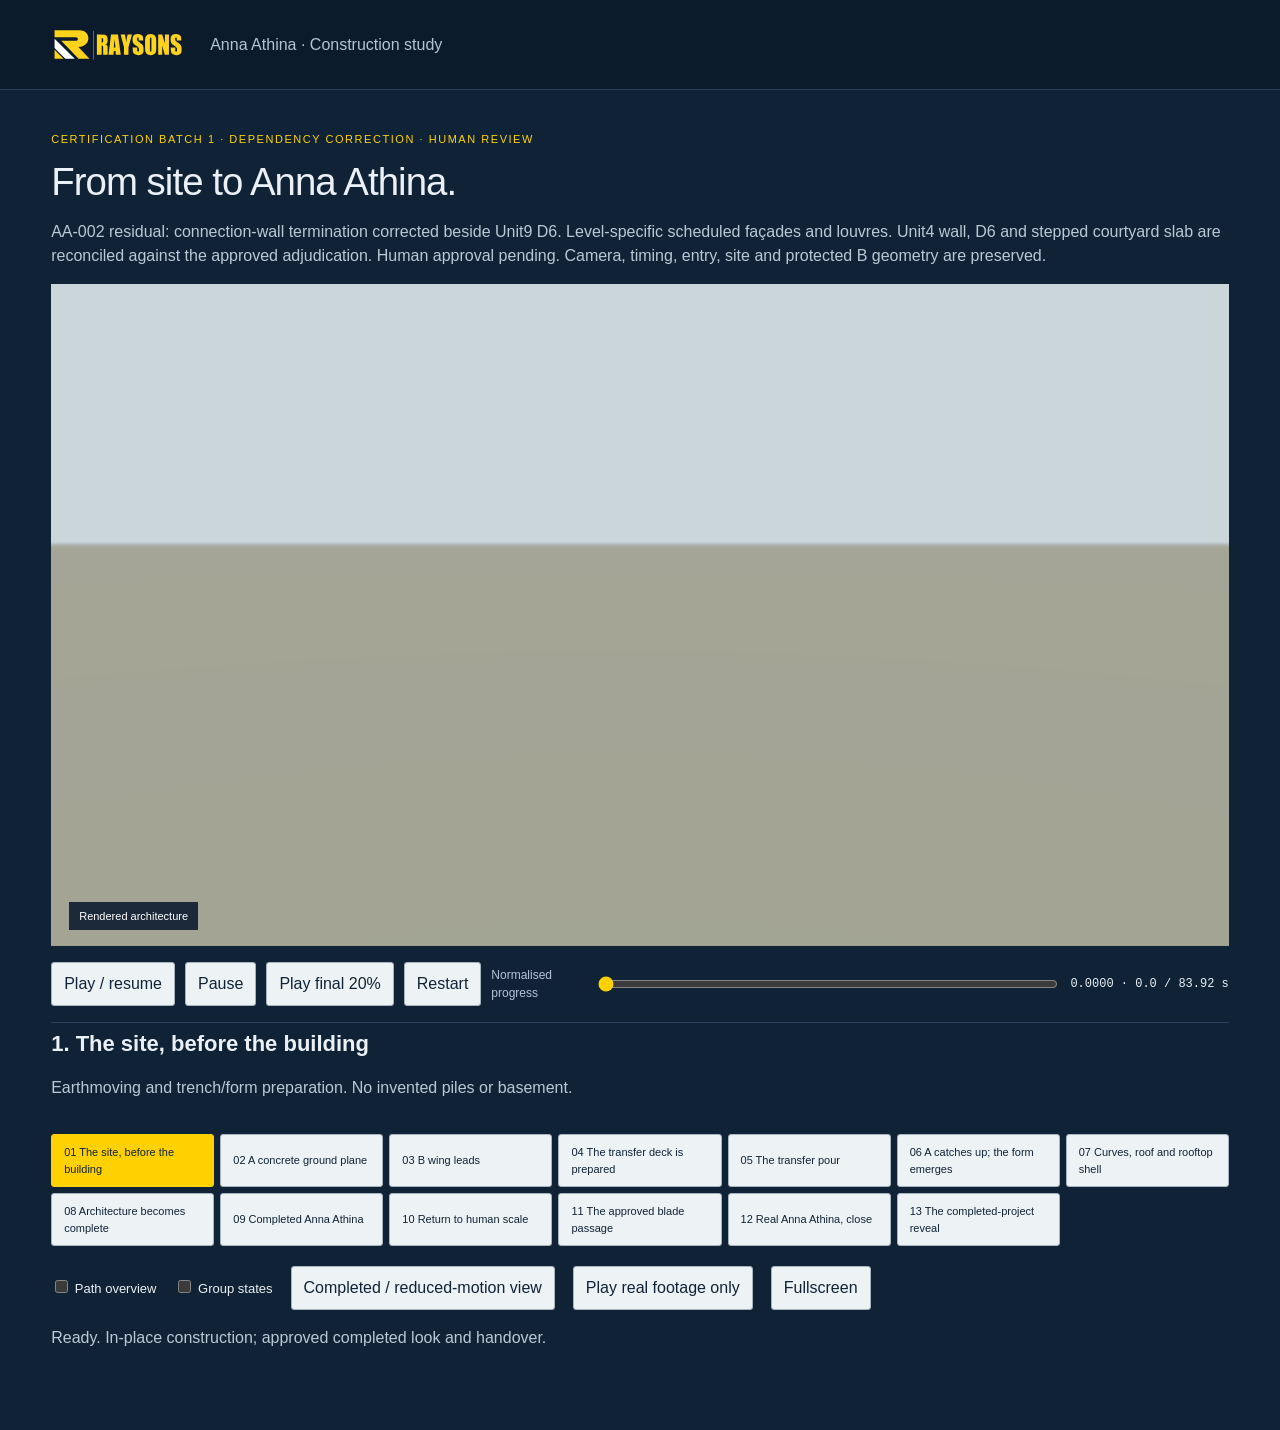
<file: index.html>
<!doctype html><html lang="en"><head><meta name="robots" content="noindex,nofollow,noarchive"><meta charset="utf-8"><meta name="viewport" content="width=device-width,initial-scale=1"><title>Anna Athina — Certification Batch 1 AA-002 residual review</title><link rel="icon" href="./favicon.svg"><link rel="stylesheet" href="study.css"><link rel="stylesheet" href="previs.css"></head><body>
<header><img src="./logo.svg" alt="Raysons Constructions"><span>Anna Athina · Construction study</span><a href="review.html">Film and comparisons</a></header>
<main><section class="review"><p class="eyebrow">CERTIFICATION BATCH 1 · DEPENDENCY CORRECTION · HUMAN REVIEW</p><h1>From site to Anna Athina.</h1><p>AA-002 residual: connection-wall termination corrected beside Unit9 D6. Level-specific scheduled façades and louvres. Unit4 wall, D6 and stepped courtyard slab are reconciled against the approved adjudication. Human approval pending. Camera, timing, entry, site and protected B geometry are preserved.</p></section><div class="heading"><h1>Anna Athina, in the light.</h1><p>Material and daylight studies · 3 Ferry Road, Ettalong Beach</p></div>
<div id="stage"><canvas id="scene"></canvas><video id="footage" muted playsinline preload="none" poster="./media/source-1018.jpg"></video><img id="fallback" src="./media/source-1018.jpg" alt="Finished Anna Athina façade-side walk"><div id="end-card" hidden><span>RAYSONS CONSTRUCTIONS</span><strong>Anna Athina</strong><p>3 Ferry Road · Ettalong Beach</p><small>Designed, constructed, completed.</small></div><span id="badge">Rendered architecture</span></div>
<section class="review transport" aria-label="Playback controls"><button id="play-previs">Play / resume</button><button id="pause-previs">Pause</button><button onclick="previs.seek(.8).then(()=&gt;previs.play())">Play final 20%</button><button id="restart-previs">Restart</button><label class="scrub">Normalised progress<input id="progress" type="range" min="0" max="1" step=".0001" value="0"></label><output id="readout"></output></section><section class="review"><h2 id="phase-title"></h2><p id="phase-detail"></p><nav id="phases" aria-label="Construction phases"></nav><div class="options"><label><input id="path-debug" type="checkbox"> Path overview</label><label><input id="group-debug" type="checkbox"> Group states</label><button id="completed">Completed / reduced-motion view</button><button id="real-play">Play real footage only</button><button id="full-review">Fullscreen</button></div><p id="previs-status" role="status">Preparing construction study…</p><pre id="groups" hidden></pre></section><div class="transport legacy"><button id="replay">Play sequence</button><button id="pause" disabled>Pause</button><label class="scrub">Timeline<input id="scrub" type="range" min="0" max="9.32" step=".04" value="0"></label><output id="time">0.00 / 9.32 s</output><button id="fullscreen">Fullscreen</button></div>
<div class="selection"><label>Lighting<select id="lighting"><option value="coastal">Coastal daylight · recommended</option><option value="warm">Warm afternoon</option><option value="soft">Soft daylight</option></select></label><label>Architectural view<select id="view"><option value="hero">Hero three-quarter</option><option value="fascia">Curved balcony / fascia</option><option value="glazing">Glazing and façade</option><option value="roof">Roof terrace / pool</option><option value="blade">Approved blade approach</option><option value="final">Last 3D frame / full cover</option><option value="handover">Approved moving handover</option></select></label><label hidden>Real bridge shot<select id="concept"><option value="walk">Façade-side walk · 40.720 s</option></select></label><label>Review quality<select id="quality"><option value="adaptive">Adaptive</option><option value="full">4K diagnostic</option><option value="low">Normal video fallback</option></select></label></div>
<select id="coverage" hidden aria-label="Fixed full cover"><option value="full">Full cover</option></select><select id="shutter" hidden aria-label="No motion blur"><option value="off">Off</option></select>
<section class="description"><h2 id="name"></h2><p id="description"></p><p id="parameters" class="muted"></p></section><p id="status" role="status">Preparing the isolated study…</p>
<p class="muted">Certification Batch 1 — Unit4 registration and slab dependency corrected. Production and frozen baselines remain unchanged.</p>
<p><a href="review.html">Full film and before/after comparisons</a> · </p>
<details><summary>Material evidence and prototype scope</summary><p>Surfmist and Silver Chest finish families, Monument frames and clear balustrades follow A1201/A1202. Digital colours, glazing response and pool appearance remain visual approximations. The approved blade path is unchanged. Local geometry corrections are documented in the cleanup report.</p><p>Glazing divisions are a lightweight material approximation on the existing simplified opening envelopes. There are no modelled interiors, added neighbourhood or water simulation.</p><p></p></details>
</main><script type="module" src="previs.js"></script></body></html>
</file>
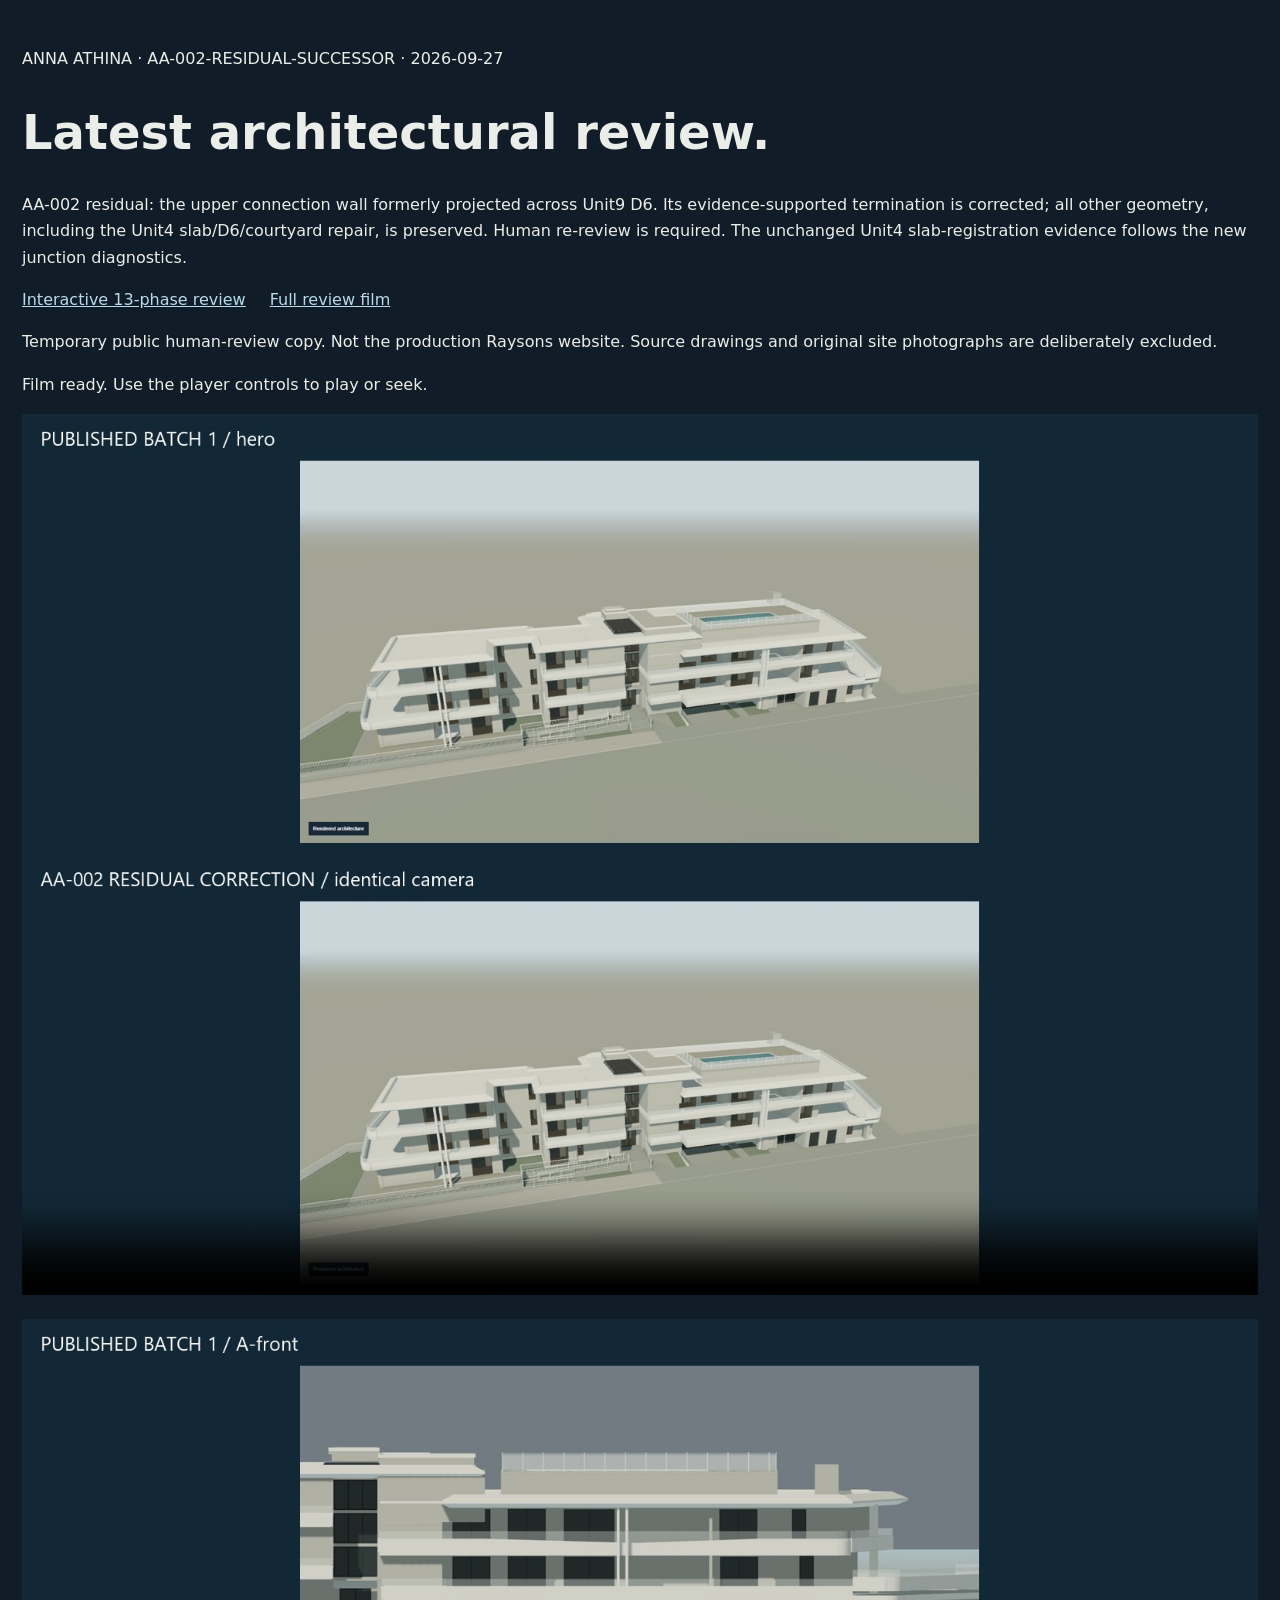
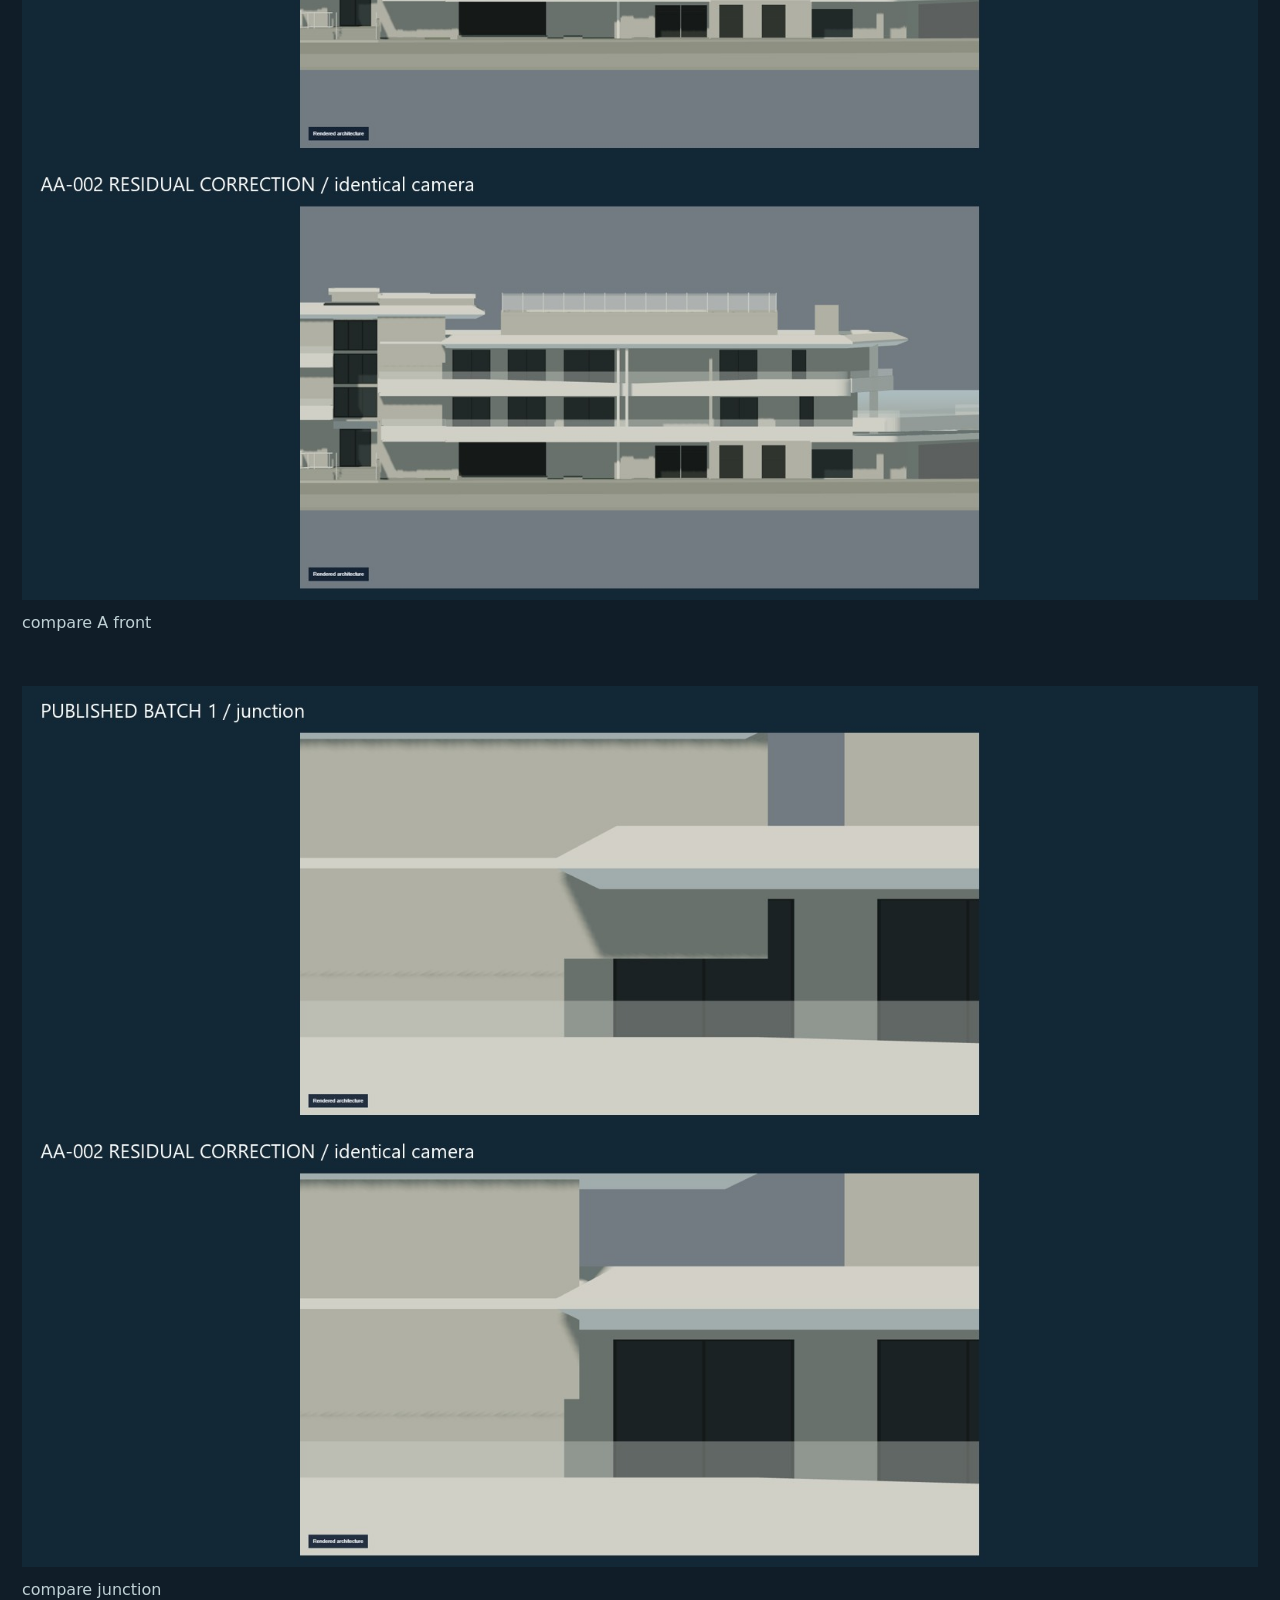
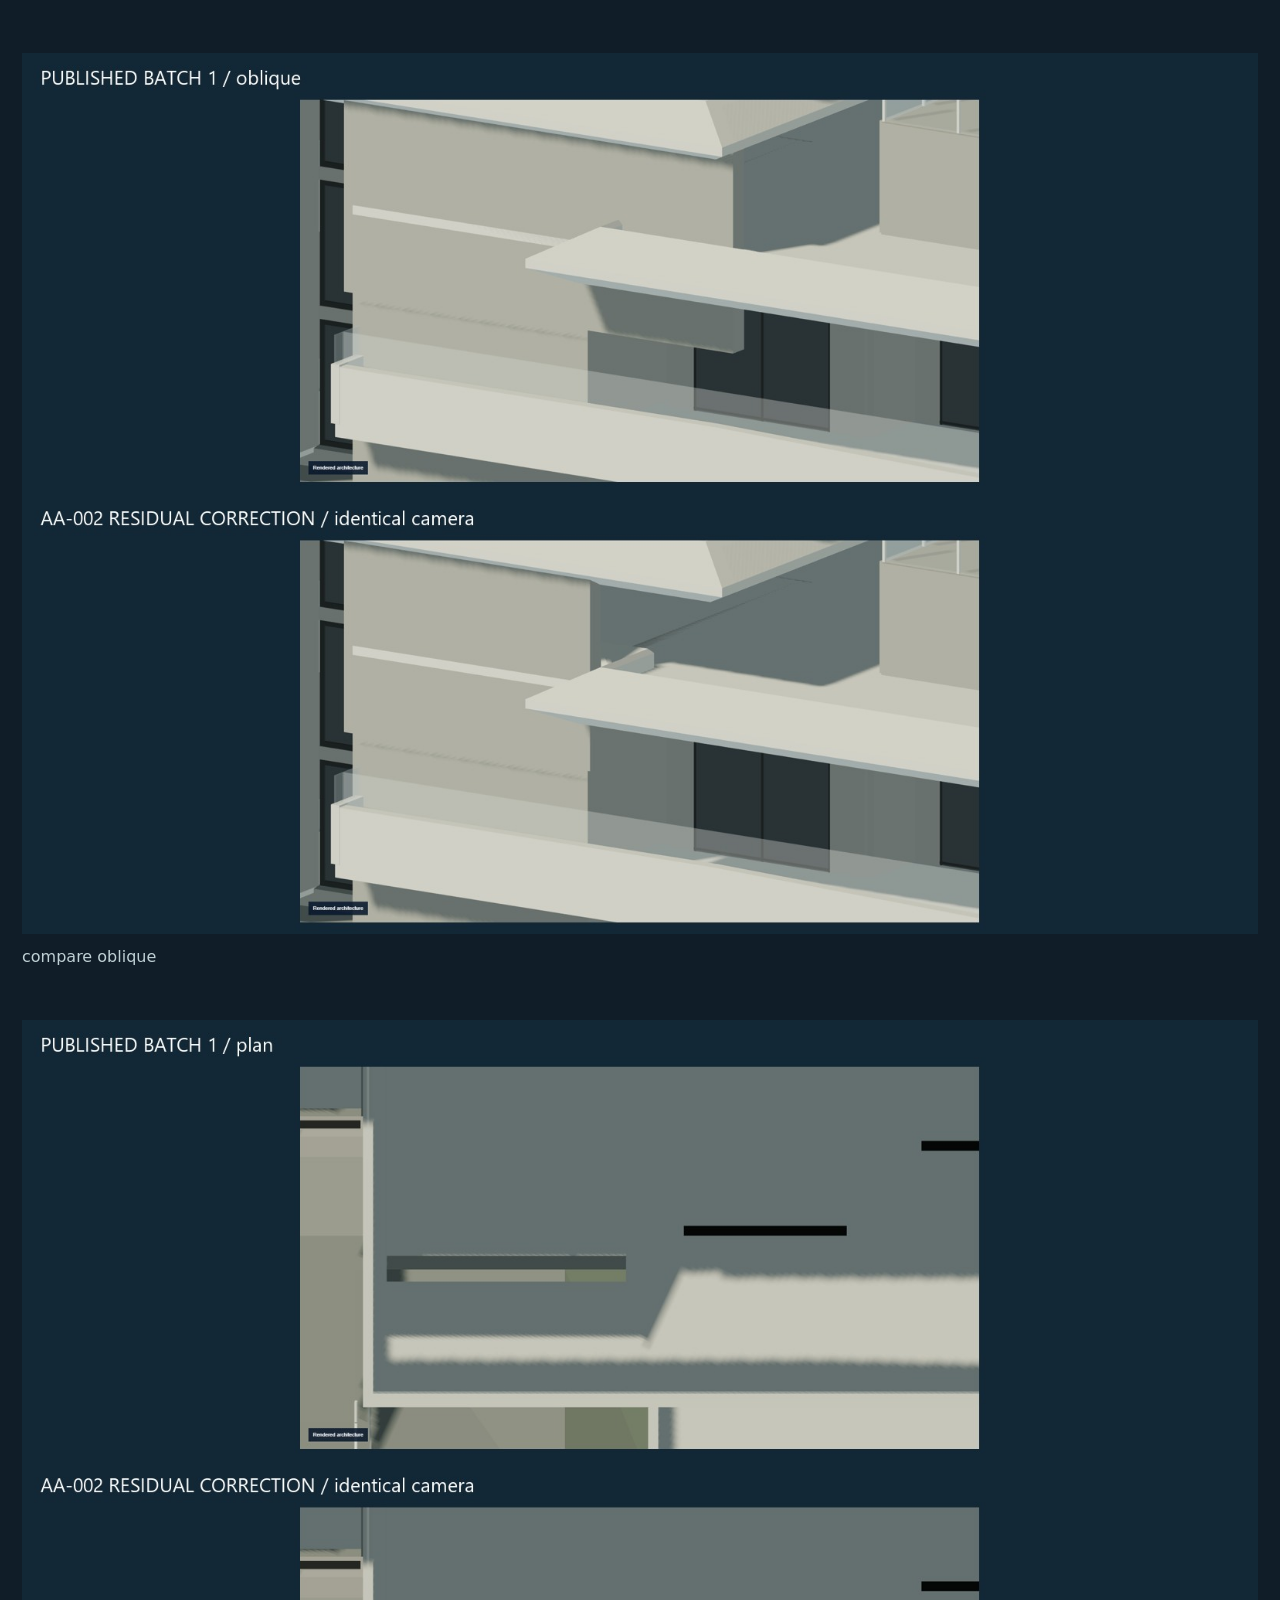
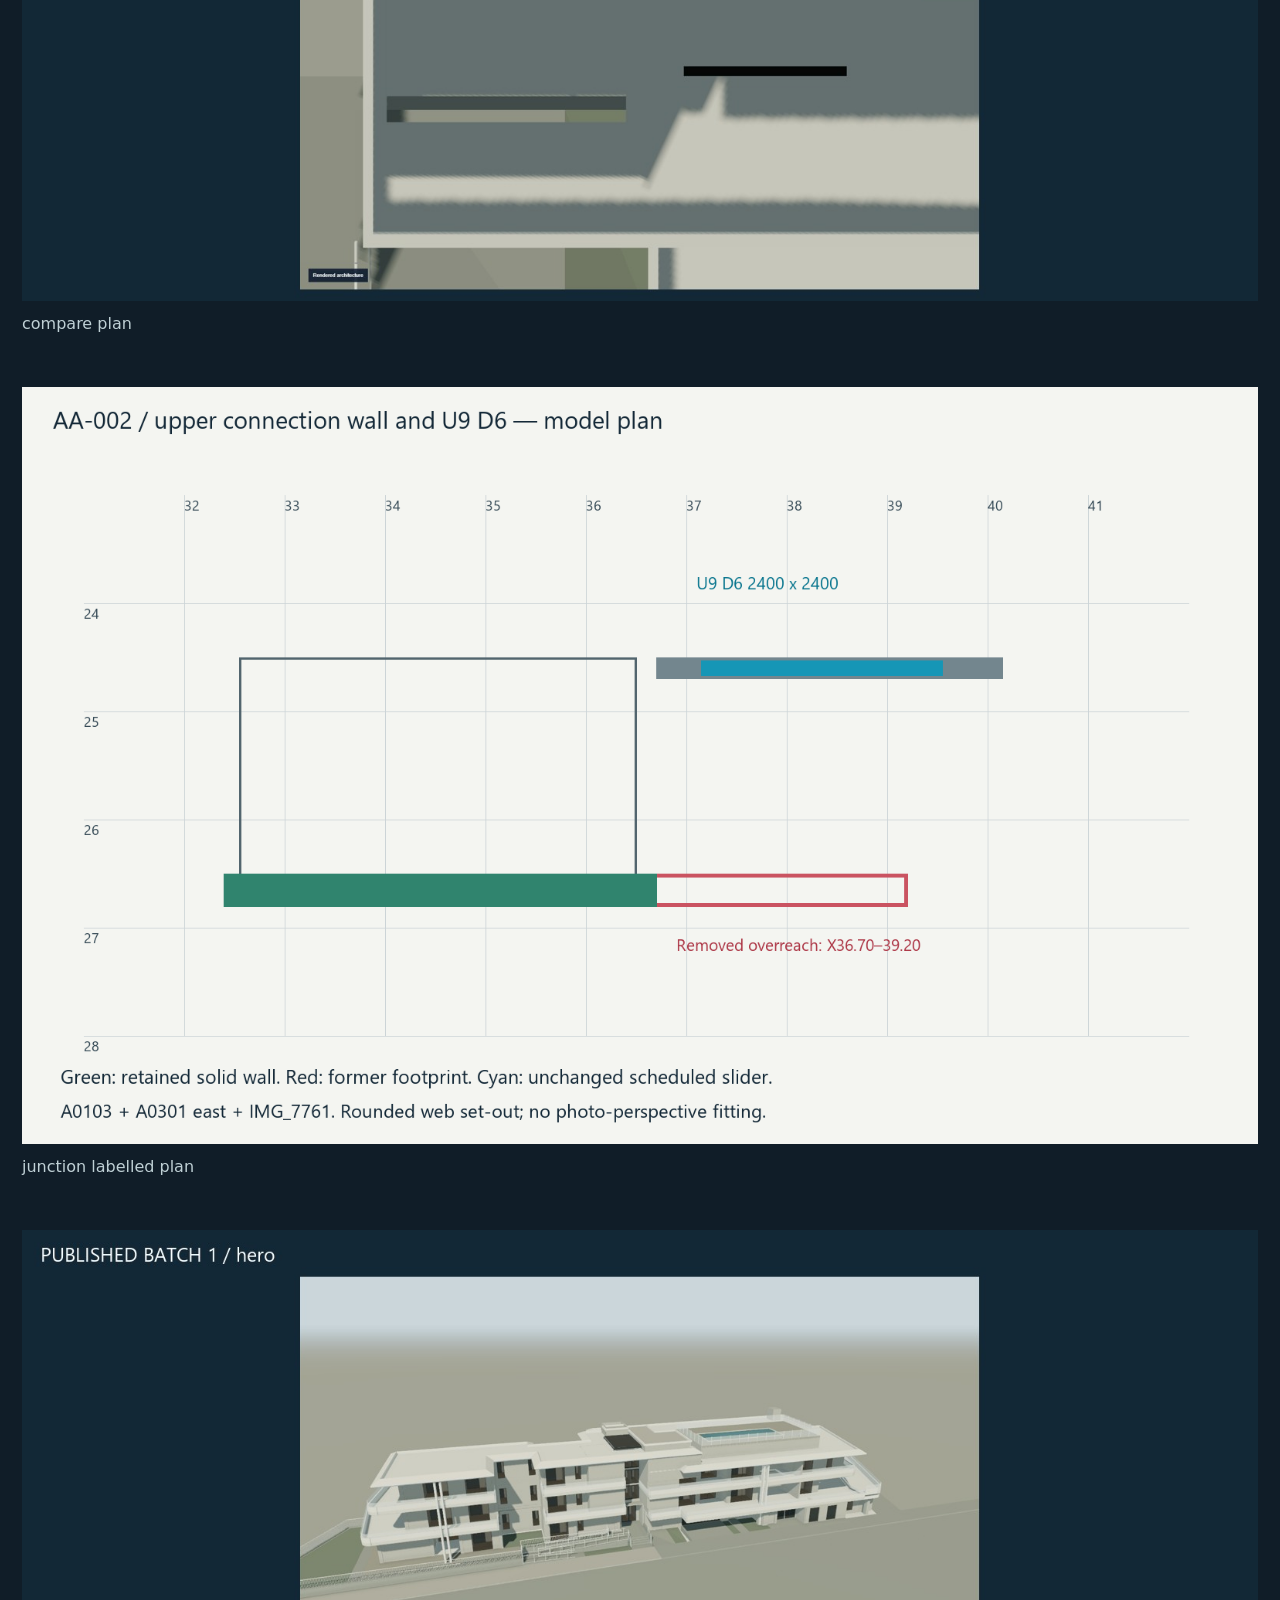
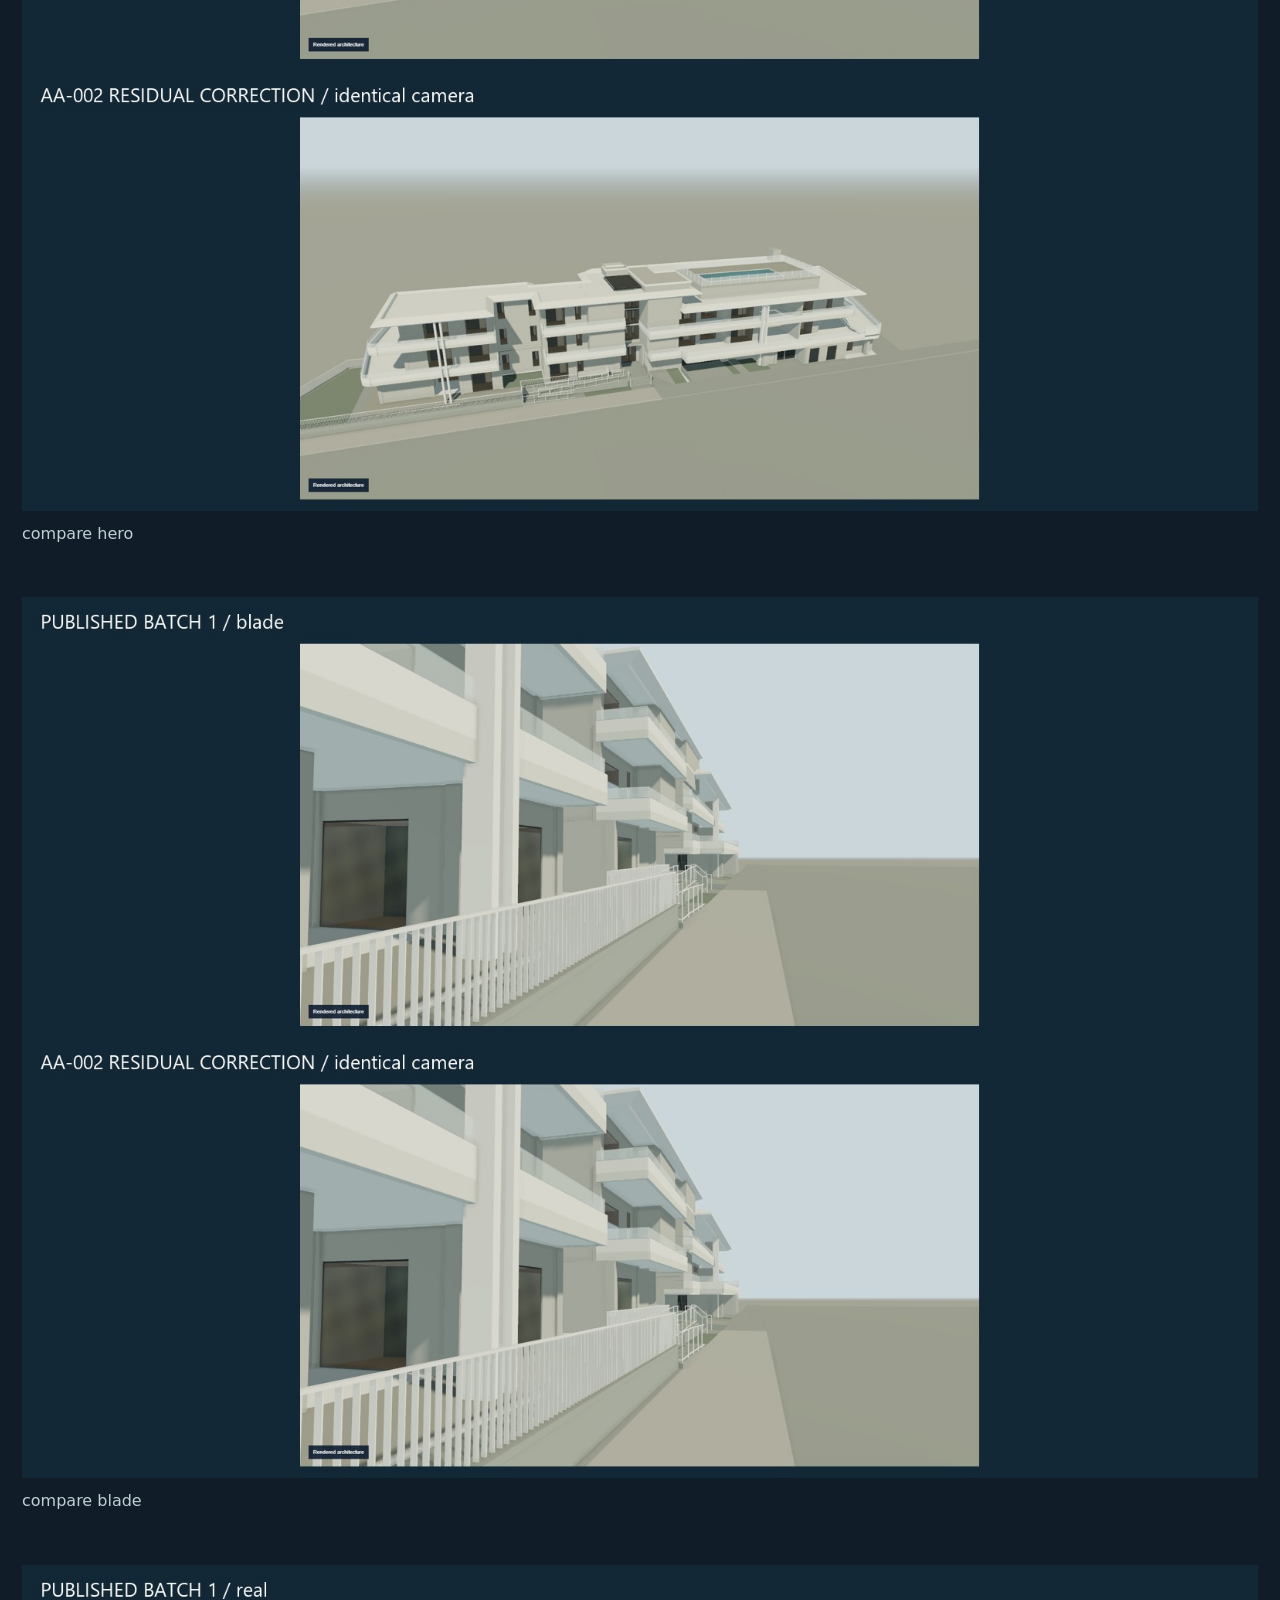
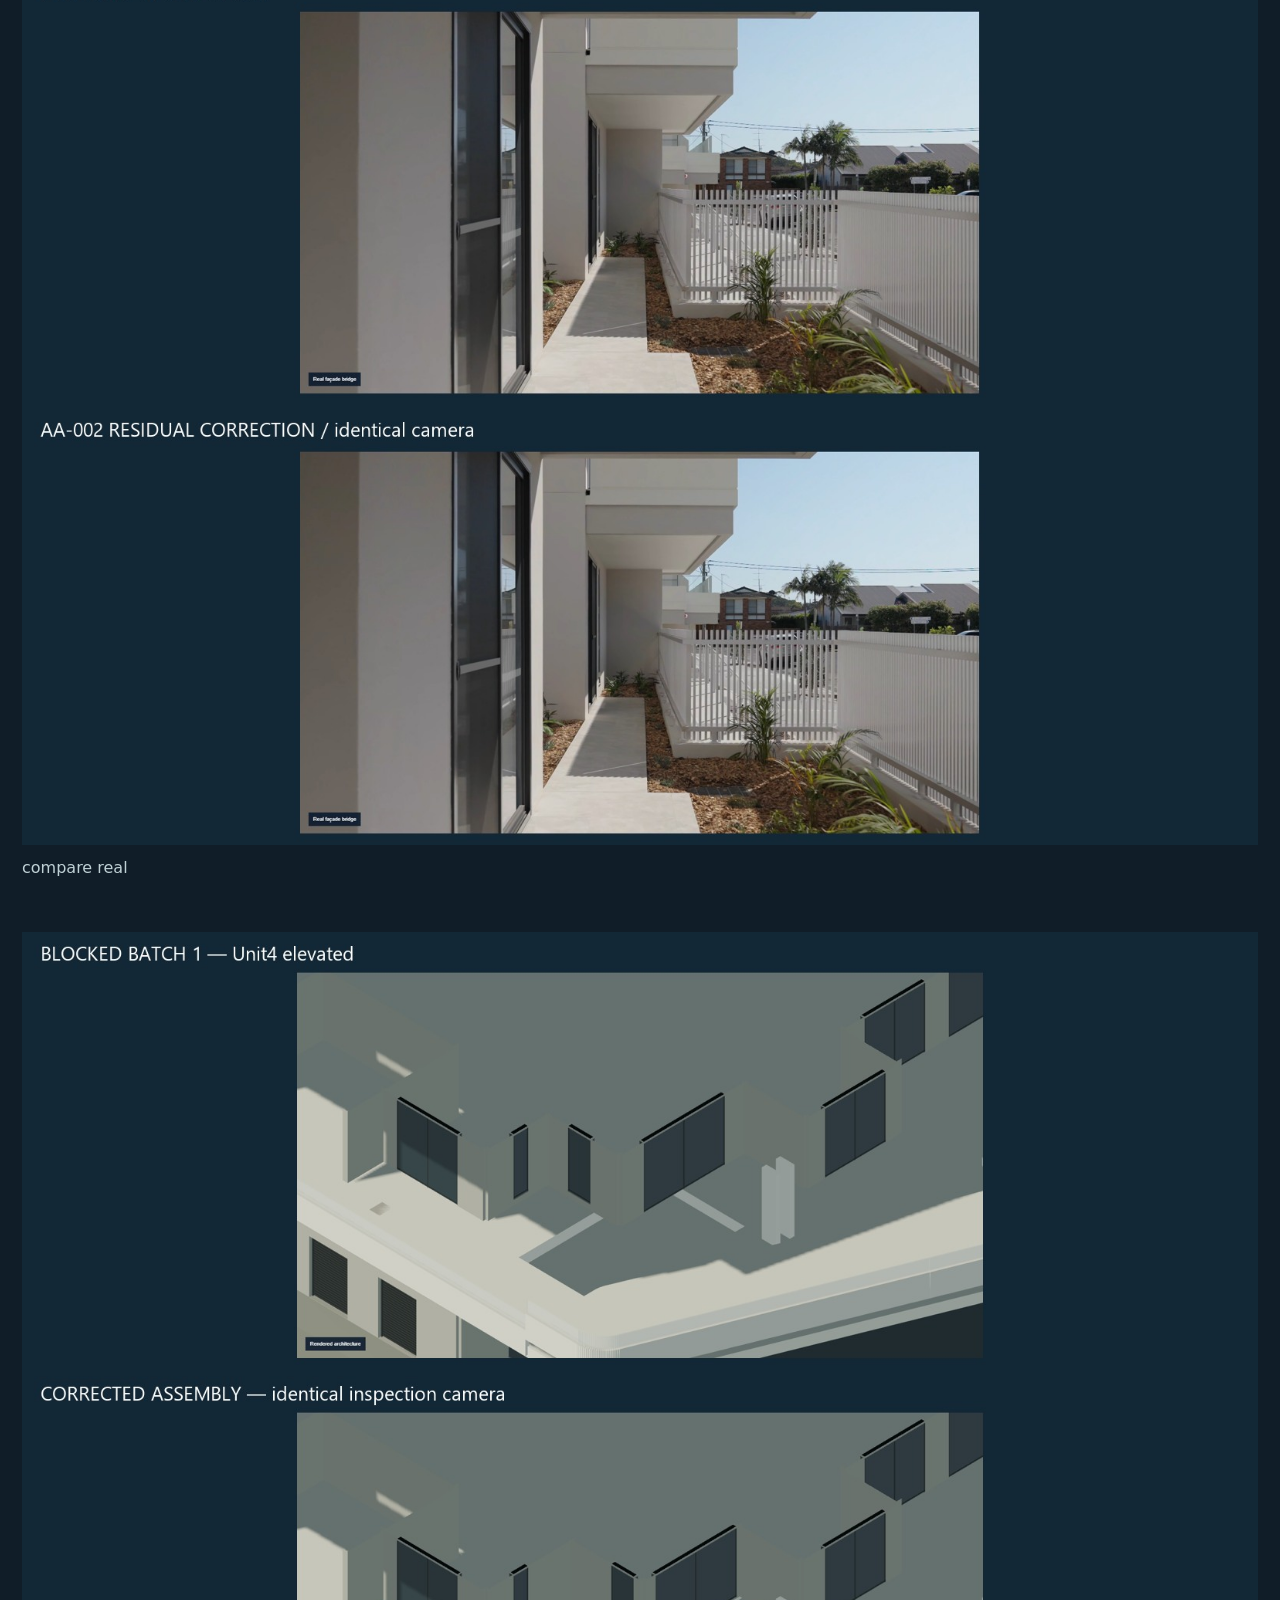
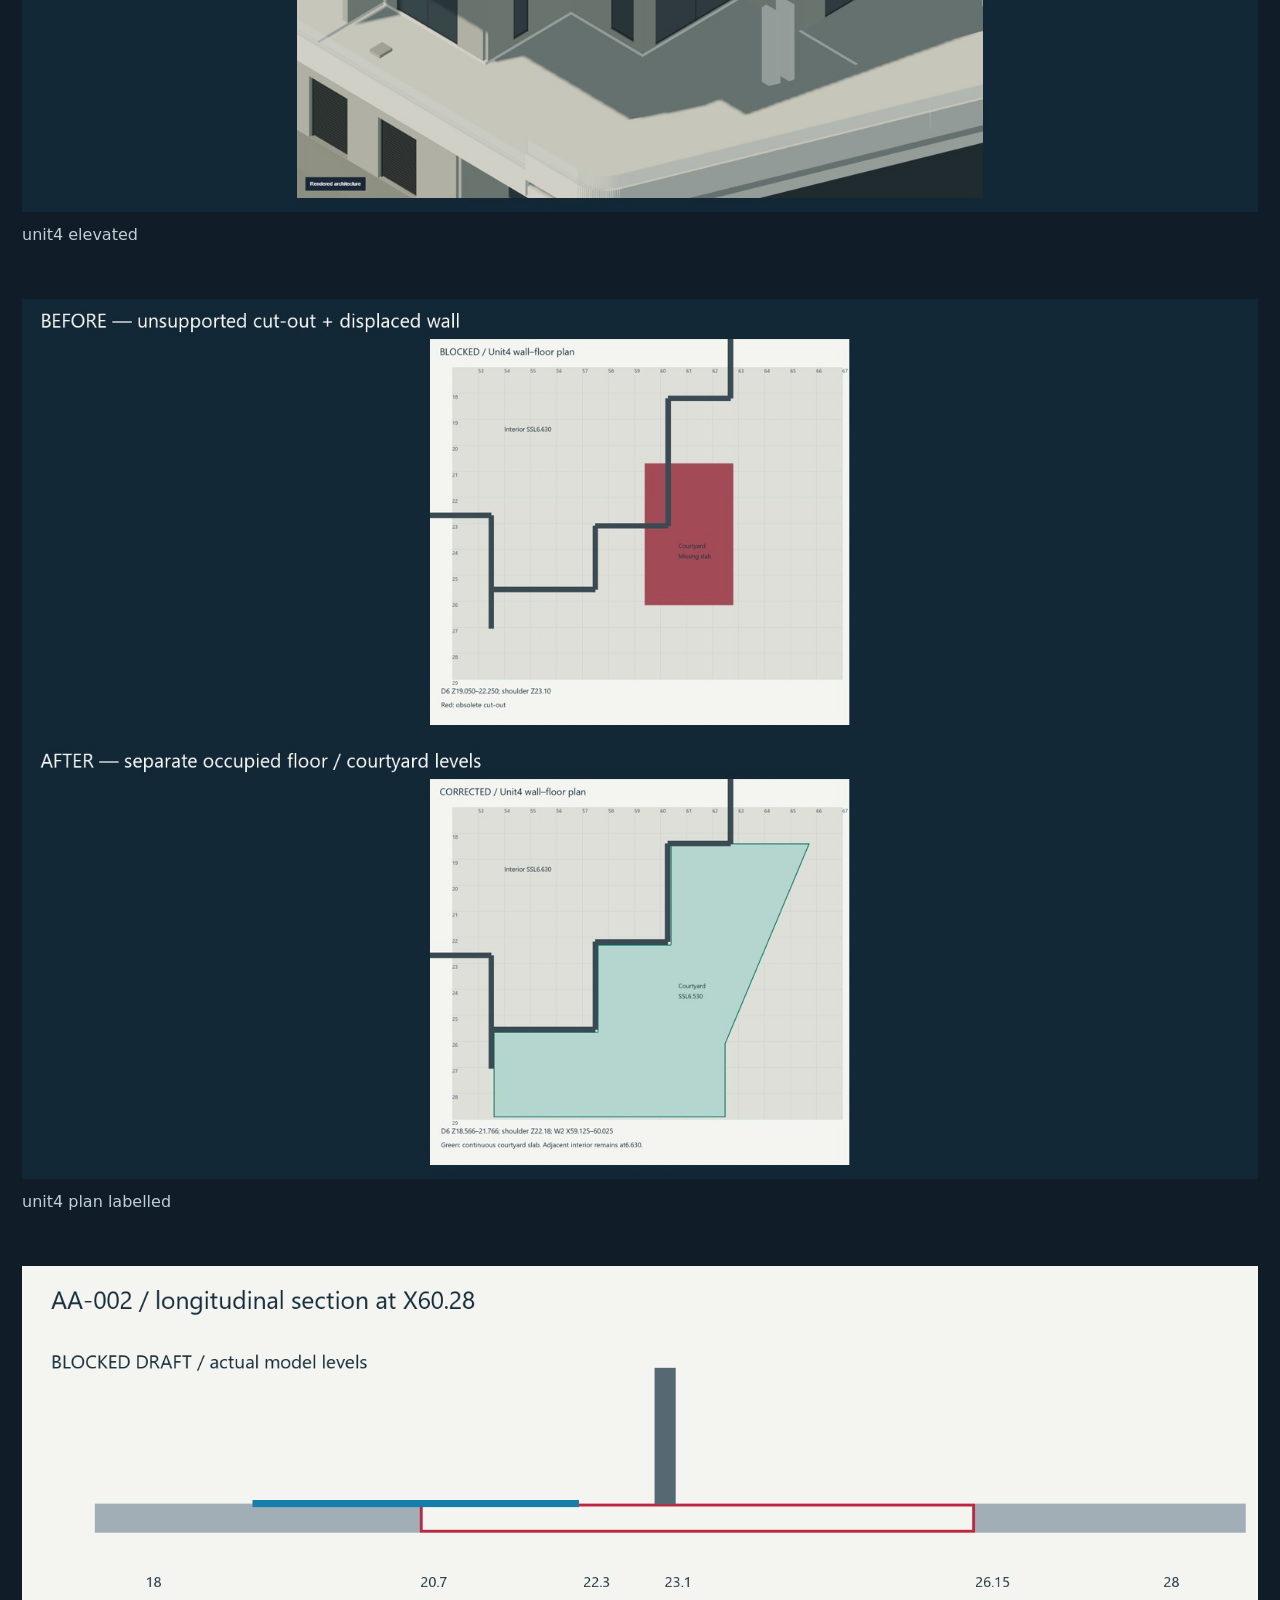
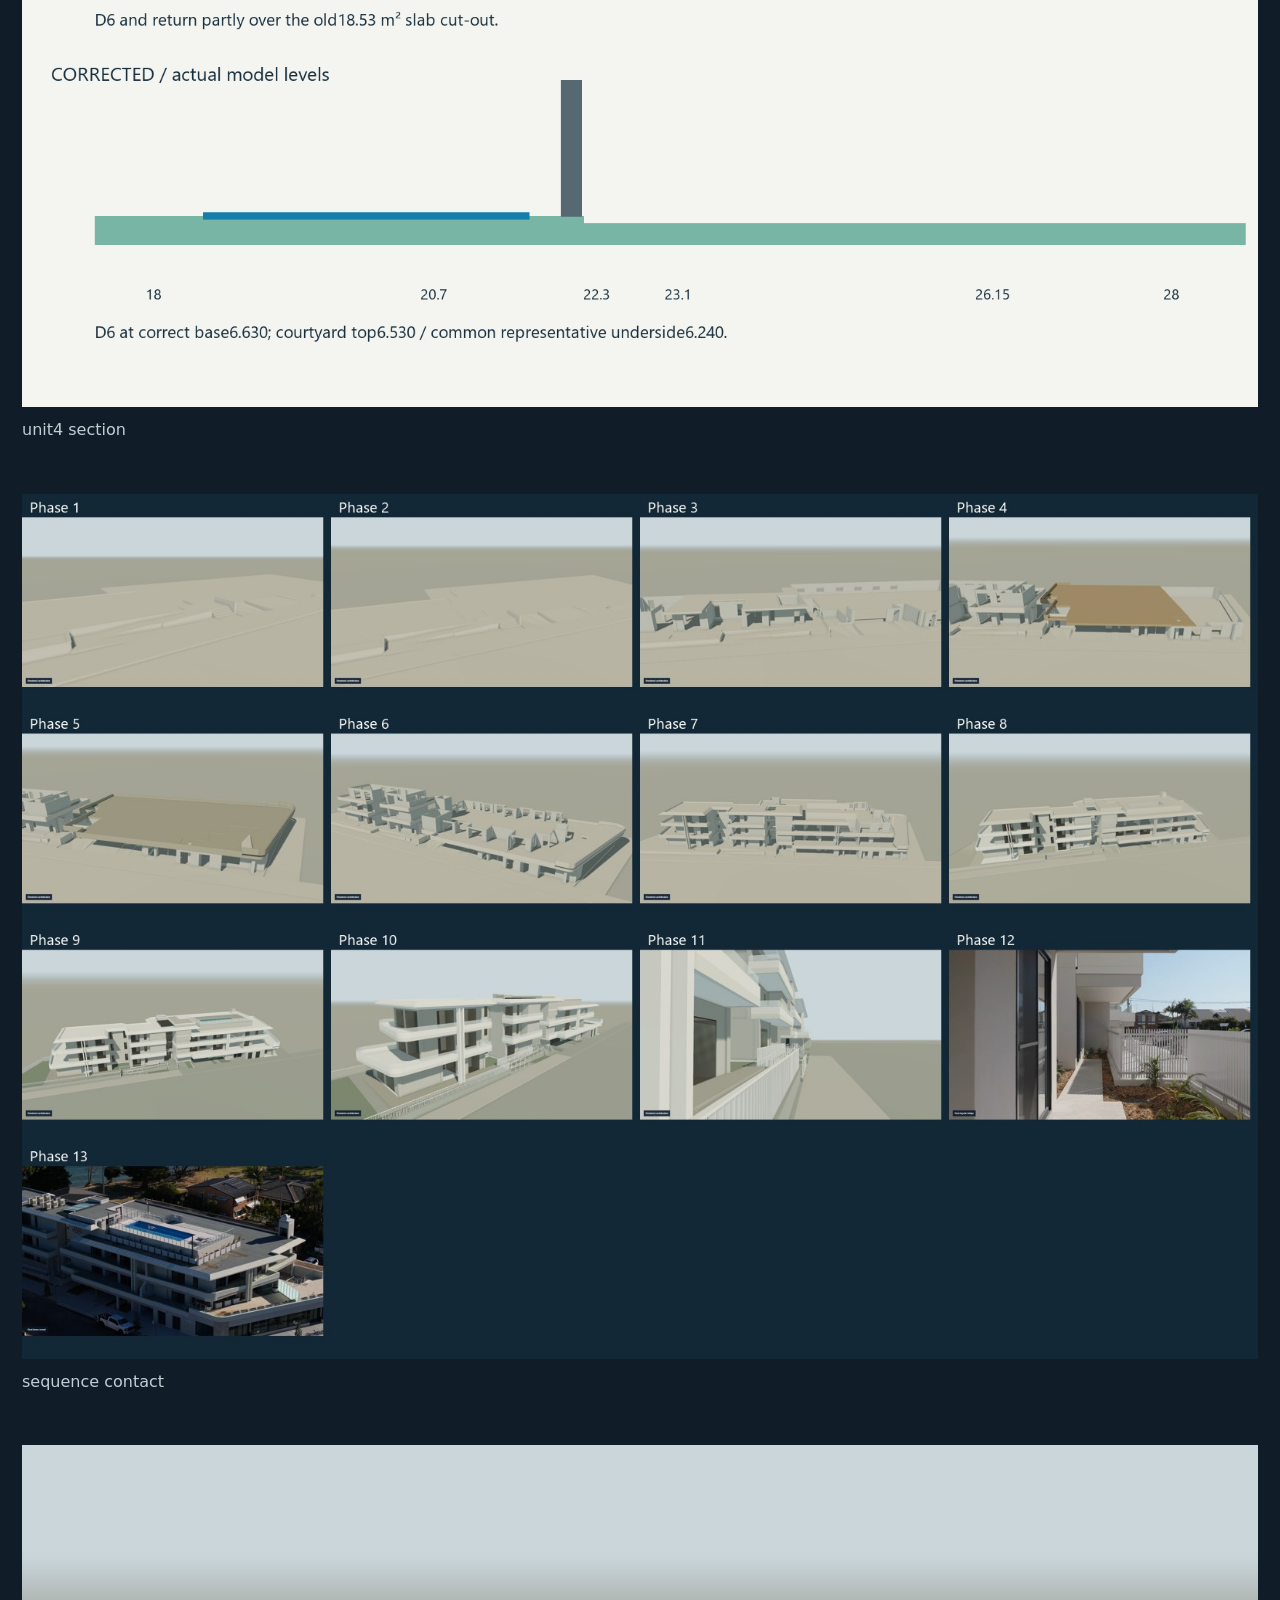
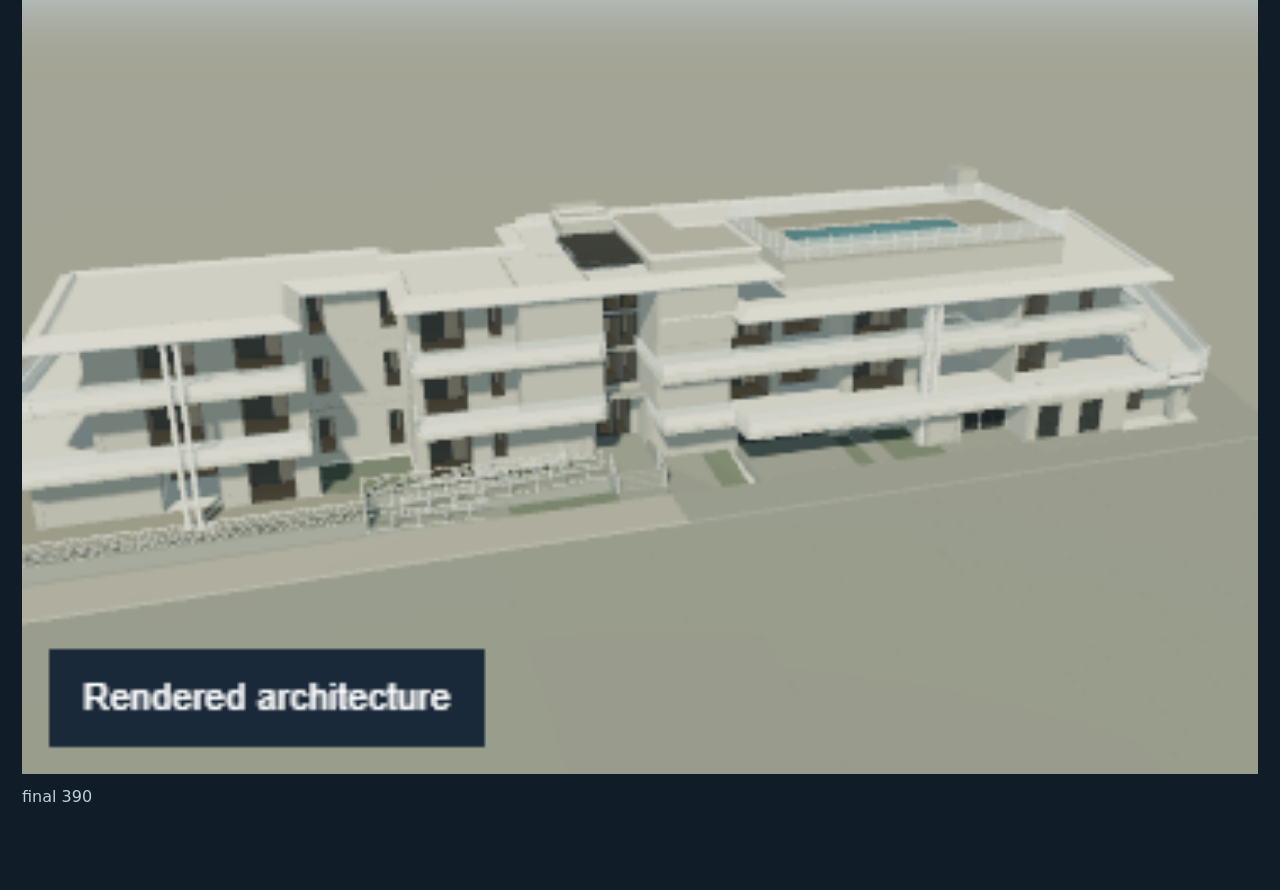
<file: review.html>
<!doctype html><html lang="en"><head><meta charset="utf-8"><meta name="robots" content="noindex,nofollow,noarchive"><meta name="viewport" content="width=device-width,initial-scale=1"><title>Anna Athina — AA-002 residual re-review</title><link rel="icon" href="favicon.svg"><style>body{margin:0;background:#101d28;color:#ebede9;font:16px/1.65 system-ui}main{max-width:1240px;margin:auto;padding:30px 22px}h1{font-size:clamp(28px,4vw,48px);line-height:1.15}a{color:#b7dbea}nav{display:flex;gap:24px;flex-wrap:wrap}video,img{display:block;width:100%;height:auto;background:#172b3a}figure{margin:24px 0 40px}figcaption{color:#bfd0d5;padding:10px 0}</style></head><body><main><p>ANNA ATHINA · AA-002-RESIDUAL-SUCCESSOR · 2026-09-27</p><h1>Latest architectural review.</h1><p>AA-002 residual: the upper connection wall formerly projected across Unit9 D6. Its evidence-supported termination is corrected; all other geometry, including the Unit4 slab/D6/courtyard repair, is preserved. Human re-review is required. The unchanged Unit4 slab-registration evidence follows the new junction diagnostics.</p><nav><a href="index.html">Interactive 13-phase review</a><a href="review-sequence.mp4">Full review film</a></nav><p>Temporary public human-review copy. Not the production Raysons website. Source drawings and original site photographs are deliberately excluded.</p><video controls playsinline preload="metadata" poster="comparisons/compare-hero.jpg"></video><figure><a href="comparisons/compare-A-front.jpg"><img loading="lazy" src="comparisons/compare-A-front.jpg" alt="compare A front"></a><figcaption>compare A front</figcaption></figure><figure><a href="comparisons/compare-junction.jpg"><img loading="lazy" src="comparisons/compare-junction.jpg" alt="compare junction"></a><figcaption>compare junction</figcaption></figure><figure><a href="comparisons/compare-oblique.jpg"><img loading="lazy" src="comparisons/compare-oblique.jpg" alt="compare oblique"></a><figcaption>compare oblique</figcaption></figure><figure><a href="comparisons/compare-plan.jpg"><img loading="lazy" src="comparisons/compare-plan.jpg" alt="compare plan"></a><figcaption>compare plan</figcaption></figure><figure><a href="comparisons/junction-labelled-plan.png"><img loading="lazy" src="comparisons/junction-labelled-plan.png" alt="junction labelled plan"></a><figcaption>junction labelled plan</figcaption></figure><figure><a href="comparisons/compare-hero.jpg"><img loading="lazy" src="comparisons/compare-hero.jpg" alt="compare hero"></a><figcaption>compare hero</figcaption></figure><figure><a href="comparisons/compare-blade.jpg"><img loading="lazy" src="comparisons/compare-blade.jpg" alt="compare blade"></a><figcaption>compare blade</figcaption></figure><figure><a href="comparisons/compare-real.jpg"><img loading="lazy" src="comparisons/compare-real.jpg" alt="compare real"></a><figcaption>compare real</figcaption></figure><figure><a href="comparisons/unit4-elevated.jpg"><img loading="lazy" src="comparisons/unit4-elevated.jpg" alt="unit4 elevated"></a><figcaption>unit4 elevated</figcaption></figure><figure><a href="comparisons/unit4-plan-labelled.jpg"><img loading="lazy" src="comparisons/unit4-plan-labelled.jpg" alt="unit4 plan labelled"></a><figcaption>unit4 plan labelled</figcaption></figure><figure><a href="comparisons/unit4-section.png"><img loading="lazy" src="comparisons/unit4-section.png" alt="unit4 section"></a><figcaption>unit4 section</figcaption></figure><figure><a href="comparisons/sequence-contact.jpg"><img loading="lazy" src="comparisons/sequence-contact.jpg" alt="sequence contact"></a><figcaption>sequence contact</figcaption></figure><figure><a href="comparisons/final-390.png"><img loading="lazy" src="comparisons/final-390.png" alt="final 390"></a><figcaption>final 390</figcaption></figure></main><script src="review-player.js"></script></body></html>
</file>
<file: study.css>
:root{color-scheme:dark;--navy:#07172c;--line:#29405a;--text:#edf2f7;--muted:#b4c4d7;--yellow:#ffd21c}*{box-sizing:border-box}body{margin:0;background:var(--navy);color:var(--text);font:16px/1.5 Inter,Arial,sans-serif}header{padding:22px 4vw;border-bottom:1px solid var(--line);display:flex;gap:24px;align-items:center}header img{width:135px;height:45px;object-fit:contain}header span{flex:1;color:var(--muted)}a{color:var(--text);text-underline-offset:5px}main{max-width:1800px;margin:auto;padding:30px 4vw 64px}.heading{display:flex;justify-content:space-between;align-items:baseline;gap:30px}h1{font-size:clamp(25px,3vw,38px);line-height:1.15;font-weight:500;letter-spacing:-.025em;margin:4px 0 25px}.heading p{color:var(--muted);margin:0 0 25px}#stage{aspect-ratio:16/9;position:relative;overflow:hidden;background:#727b82}canvas,video,#fallback{position:absolute;inset:0;width:100%;height:100%;object-fit:contain}video{visibility:hidden}#fallback{display:none}#badge{position:absolute;left:18px;bottom:16px;font-size:12px;background:#07172cdd;padding:6px 10px;color:#fff;pointer-events:none}.transport{display:flex;gap:12px;align-items:center;padding:20px 0;border-bottom:1px solid var(--line)}button,select{font:inherit;background:#102b4a;border:1px solid #526b86;color:var(--text);padding:11px 16px;border-radius:2px;cursor:pointer}button:hover,select:hover{border-color:var(--yellow)}button:disabled{opacity:.5;cursor:default}#replay{background:var(--yellow);color:#07172c;border-color:var(--yellow);font-weight:600}.scrub{display:flex;align-items:center;gap:15px;flex:1;color:var(--muted);font-size:13px}input[type=range]{accent-color:var(--yellow);width:100%;min-width:70px;cursor:pointer}output{font-size:13px;font-variant-numeric:tabular-nums;min-width:105px}.selection{display:flex;gap:24px;padding-top:24px;flex-wrap:wrap}.selection label{display:flex;flex-direction:column;gap:8px;font-size:13px;color:var(--muted)}select{min-width:230px}.description{max-width:760px;margin-top:26px}.description h2{font-weight:500;font-size:22px;margin-bottom:8px}.description p{margin:8px 0}.muted,#status,details{color:var(--muted);font-size:14px}#status{min-height:24px}details{border-top:1px solid var(--line);padding-top:22px;max-width:850px}summary{cursor:pointer;color:var(--text)}:focus-visible{outline:3px solid var(--yellow);outline-offset:4px}::selection{background:var(--yellow);color:var(--navy)}#stage:fullscreen{width:100vw;height:100vh;aspect-ratio:auto;background:#07172c}@media(max-width:760px){header{padding:14px 20px;gap:12px}header span{font-size:12px}header a{display:none}header img{width:100px;height:34px}main{padding:24px 16px 40px}.heading{display:block}.heading p{font-size:14px}.transport{flex-wrap:wrap}.scrub{order:2;flex-basis:100%}button{padding:9px 12px}.selection{gap:15px}.selection label,select{width:100%}#badge{font-size:10px;left:8px;bottom:8px}}@media(prefers-reduced-motion:reduce){*{scroll-behavior:auto}}

[hidden]{display:none!important} .selection select{min-width:210px} .heading p{max-width:42ch} canvas{touch-action:pan-y} :root{scrollbar-color:#546a7e #07172c}
</file>
<file: previs.css>
body{background:#102336;color:#eaf0f5}header{background:#0c1b2b}main{max-width:1600px}main>.heading,main>.legacy,main>.selection,main>.description,main>#status,main>.muted,main>p,main>details{display:none}.review h1{font-size:clamp(25px,3vw,42px);margin:12px 0}.review p{color:#b9c9d5}.eyebrow{font-size:11px;letter-spacing:.14em;color:#ffd100!important}#stage{background:#adc3d2;aspect-ratio:16/9;position:relative}#stage canvas,#stage video,#stage #fallback{width:100%;height:100%;object-fit:contain}button{color:#102336;background:#edf2f5;border:1px solid #a5b4bf;border-radius:3px;padding:9px 12px;cursor:pointer}button:focus-visible,a:focus-visible,input:focus-visible{outline:3px solid #ffd100;outline-offset:3px}button[aria-current="step"]{background:#ffd100;border-color:#ffd100}.transport{display:flex;gap:10px;align-items:center;flex-wrap:wrap;padding:16px 0}.scrub{flex:1;min-width:220px;font-size:12px}.scrub input{width:100%;accent-color:#ffd100}#readout{font:12px monospace;min-width:140px}#phases{display:grid;grid-template-columns:repeat(7,1fr);gap:6px}#phases button{font-size:11px;text-align:left;min-height:46px}.options{display:flex;gap:18px;flex-wrap:wrap;align-items:center;margin-top:20px}.options label{font-size:13px}#phase-title{font-size:22px;margin:4px 0}#phase-detail{min-height:42px}#groups{font-size:11px;overflow:auto;max-height:260px;background:#081622;padding:15px}a{color:#c5d9f3}header a{display:none}#badge{font-size:11px}#stage:fullscreen{width:100vw;height:100vh;aspect-ratio:auto}#stage:fullscreen canvas,#stage:fullscreen video{object-fit:contain}@media(max-width:700px){main{padding:12px}#phases{grid-template-columns:repeat(3,1fr)}.options{gap:12px}.review h1{font-size:27px}header span{font-size:11px}#stage{min-height:0}.transport button{padding:9px}.scrub{order:4;flex-basis:100%}}

/* Keep the decoding video on a composited layer behind the opaque render. */
#scene{z-index:1}#footage{z-index:0}#badge{z-index:2}

#end-card{position:absolute;inset:0;z-index:5;background:#102336;color:#eef0e7;display:flex;flex-direction:column;align-items:center;justify-content:center;gap:10px}#end-card[hidden]{display:none}#end-card span{font-size:11px;letter-spacing:.15em;color:#ffd100}#end-card strong{font-size:clamp(24px,4vw,48px);font-weight:400}#end-card p,#end-card small{margin:0;color:#bac8cf}#end-card small{font-size:11px}@media(max-width:759px){#stage{aspect-ratio:4/3}}
</file>
